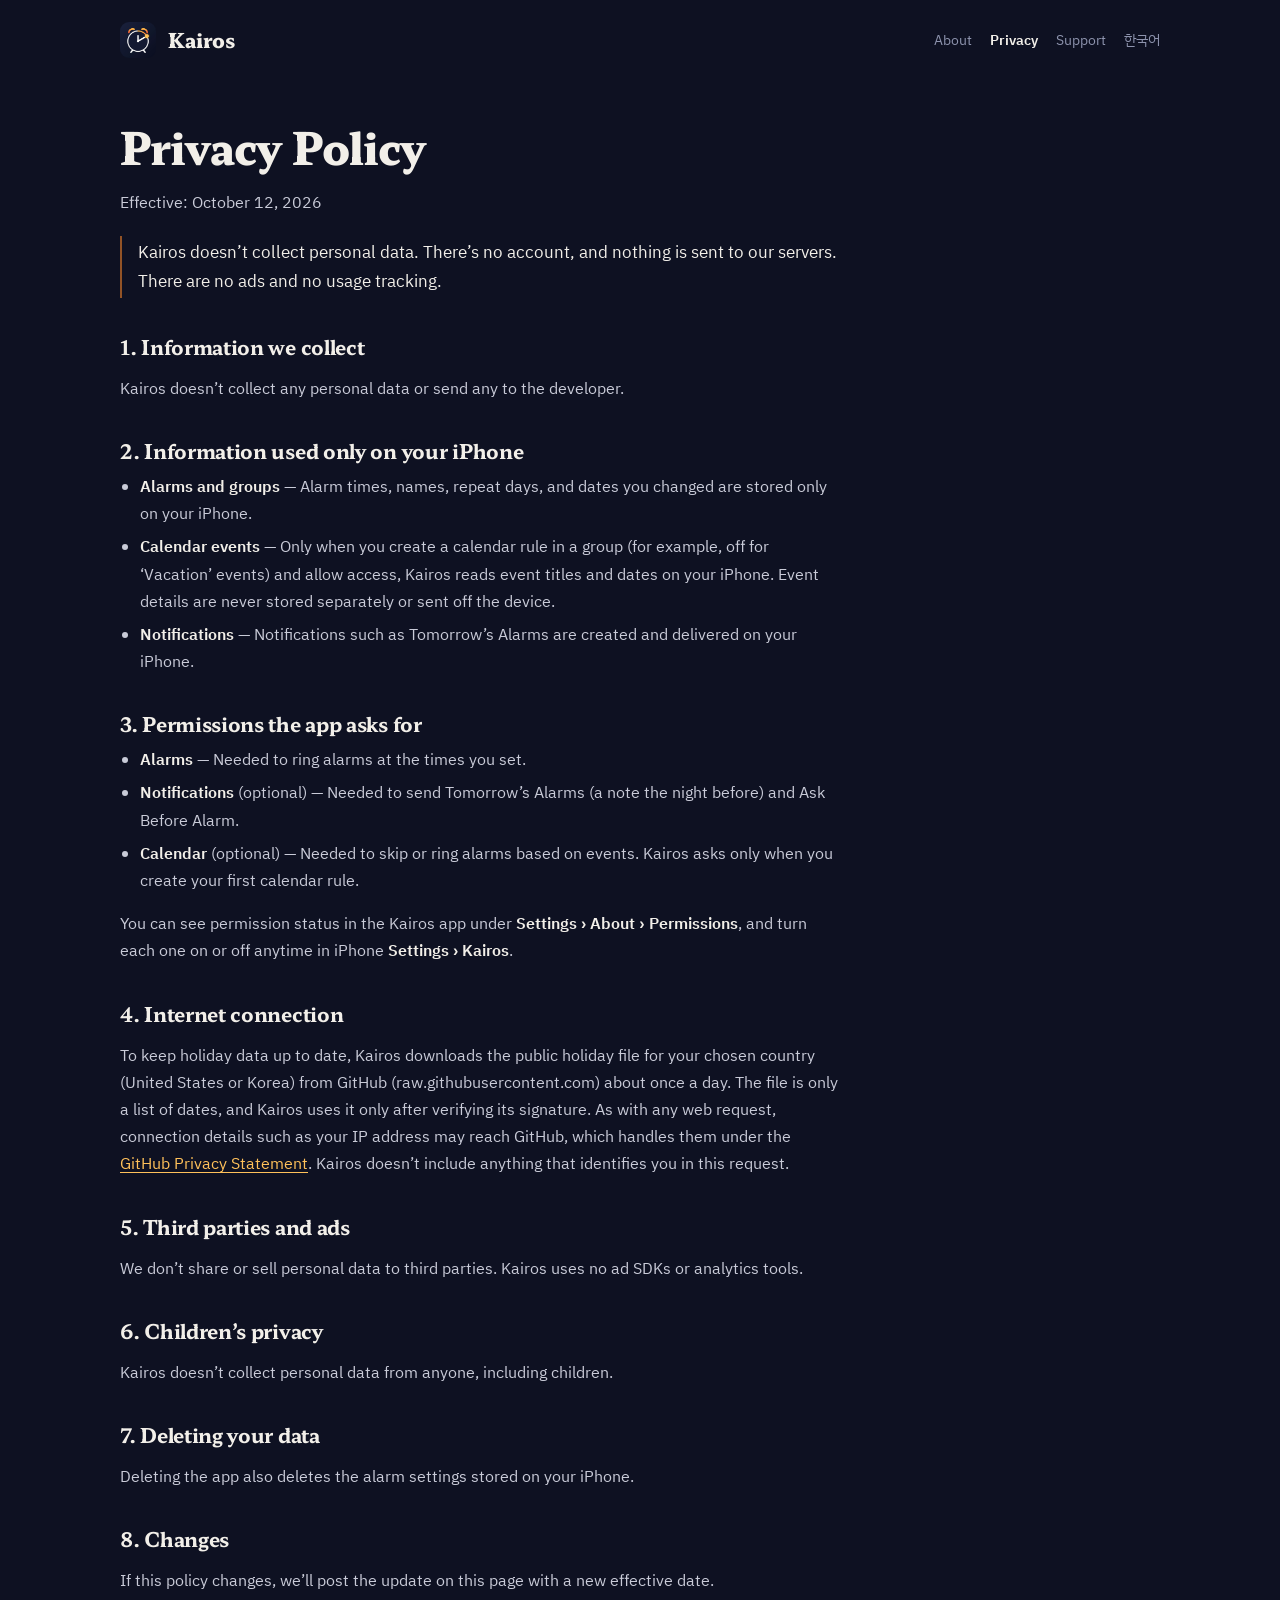
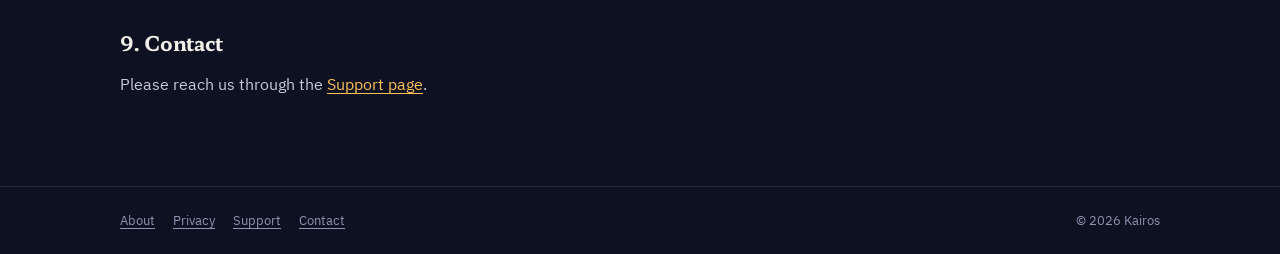
<file: privacy.html>
<!doctype html>
<html lang="ko">
<head>
<meta charset="utf-8">
<meta name="viewport" content="width=device-width, initial-scale=1, viewport-fit=cover">
<title data-en="Privacy Policy — Kairos">개인정보처리방침 — Kairos</title>
<meta name="description" data-en-content="Kairos doesn’t collect personal data. Your alarm settings and calendar events are used only on your iPhone." content="Kairos는 개인정보를 수집하지 않아요. 알람 설정과 캘린더 일정은 아이폰 안에서만 쓰여요.">
<meta name="theme-color" content="#141831">
<link rel="icon" href="icon.png">
<link rel="apple-touch-icon" href="icon.png">
<meta property="og:type" content="website">
<meta property="og:site_name" content="Kairos">
<meta property="og:locale" content="ko_KR">
<meta property="og:locale:alternate" content="en_US">
<meta property="og:url" content="https://kairos.vicals.com/privacy.html">
<meta property="og:title" data-en-content="Privacy Policy — Kairos" content="개인정보처리방침 — Kairos">
<meta property="og:description" data-en-content="Kairos doesn’t collect personal data. Your alarm settings and calendar events are used only on your iPhone." content="Kairos는 개인정보를 수집하지 않아요. 알람 설정과 캘린더 일정은 아이폰 안에서만 쓰여요.">
<meta property="og:image" content="https://kairos.vicals.com/og-image.png">
<meta property="og:image:width" content="1200">
<meta property="og:image:height" content="630">
<meta property="og:image:alt" content="Kairos 앱 아이콘과 '내 일정에 맞춰 알람이 알아서 켜지고 꺼져요'">
<meta name="twitter:card" content="summary_large_image">
<meta name="twitter:title" content="개인정보처리방침 — Kairos">
<meta name="twitter:description" content="Kairos는 개인정보를 수집하지 않아요. 알람 설정과 캘린더 일정은 아이폰 안에서만 쓰여요.">
<meta name="twitter:image" content="https://kairos.vicals.com/og-image.png">
<link rel="canonical" href="https://kairos.vicals.com/privacy.html">
<link rel="preconnect" href="https://fonts.googleapis.com">
<link rel="preconnect" href="https://fonts.gstatic.com" crossorigin>
<link href="https://fonts.googleapis.com/css2?family=Hahmlet:wght@500;700;800&family=IBM+Plex+Sans+KR:wght@400;500;600&display=swap" rel="stylesheet">
<link rel="stylesheet" href="style.css">
<script src="i18n.js"></script>
</head>
<body>
<div class="wrap">
  <header class="top">
    <a href="index.html" style="display:flex;align-items:center;gap:12px;color:inherit;text-decoration:none"><img src="icon.png" alt=""><span class="name">Kairos</span></a>
    <nav aria-label="페이지" data-en-aria-label="Pages">
      <a href="index.html" data-en="About">소개</a>
      <a href="privacy.html" aria-current="page" data-en="Privacy">개인정보처리방침</a>
      <a href="support.html" data-en="Support">지원</a>
      <a class="lang-switch" href="?lang=en" hreflang="en" lang="en">English</a>
    </nav>
  </header>
  <main class="doc">
  <div data-lang-block="ko">
    <h1>개인정보처리방침</h1>
  <p class="meta">시행일: 2026년 10월 12일</p>

  <div class="summary">
    <p>Kairos는 개인정보를 수집하지 않아요. 계정이 없고, 우리 서버로 아무것도 보내지 않아요. 광고나 사용 기록 분석(트래킹)도 하지 않아요.</p>
  </div>

  <h2>1. 수집하는 정보</h2>
  <p>Kairos가 수집하거나 개발자에게 보내는 개인정보는 없어요.</p>

  <h2>2. 아이폰 안에서만 쓰는 정보</h2>
  <ul>
    <li><b>알람과 그룹 설정</b> — 알람 시각, 이름, 알람 요일, 날짜별로 바꾼 날 등은 아이폰 안에만 저장돼요.</li>
    <li><b>캘린더 일정</b> — 그룹에 캘린더 규칙(예: '휴가' 일정엔 쉬기)을 만들었을 때만, 허용해 주신 경우에 한해 일정 제목과 날짜를 아이폰 안에서 읽어요. 일정 내용은 따로 저장하거나 기기 밖으로 보내지 않아요.</li>
    <li><b>알림</b> — 알람 안내 같은 알림은 아이폰 안에서 만들어 보내요.</li>
  </ul>

  <h2>3. 앱이 요청하는 권한</h2>
  <ul>
    <li><b>알람</b> — 정해 둔 시각에 알람을 울리려면 필요해요.</li>
    <li><b>알림</b>(선택) — 알람 안내(내일 알람을 전날 알려 주는 알림)와 알람 끌지 묻기를 보내려면 필요해요.</li>
    <li><b>캘린더</b>(선택) — 일정에 맞춰 알람을 쉬거나 울리려면 필요해요. 캘린더 규칙을 처음 만들 때만 물어요.</li>
  </ul>
  <p>권한 상태는 Kairos 앱의 <b>설정 › 정보 › 권한</b>에서 볼 수 있고, 언제든 아이폰 <b>설정 › Kairos</b>에서 끄거나 켤 수 있어요.</p>

  <h2>4. 인터넷 연결</h2>
  <p>공휴일 자료를 최신으로 유지하려고 하루에 한 번 정도 GitHub(raw.githubusercontent.com)에 공개된, 고른 국가(한국 또는 미국)의 공휴일 파일을 내려받아요. 이 파일은 날짜 목록일 뿐이고, 서명을 확인한 뒤에만 써요. 이때 일반적인 웹 요청처럼 IP 주소 같은 접속 정보가 GitHub에 전달될 수 있으며, 이는 <a href="https://docs.github.com/ko/site-policy/privacy-policies/github-general-privacy-statement" rel="noopener">GitHub 개인정보 처리방침</a>을 따라요. Kairos는 이 요청에 사용자를 알아볼 수 있는 정보를 담지 않아요.</p>

  <h2>5. 제3자 제공과 광고</h2>
  <p>개인정보를 제3자에게 제공하거나 판매하지 않아요. 광고 SDK와 분석 도구를 쓰지 않아요.</p>

  <h2>6. 어린이의 개인정보</h2>
  <p>Kairos는 어떤 사용자의 개인정보도 수집하지 않아요.</p>

  <h2>7. 데이터 지우기</h2>
  <p>앱을 지우면 아이폰에 저장된 알람 설정도 함께 지워져요.</p>

  <h2>8. 바뀌는 경우</h2>
  <p>이 방침이 바뀌면 이 페이지에 시행일과 함께 알려드려요.</p>

  <h2>9. 문의</h2>
  <p><a href="support.html">지원 페이지</a>에서 문의해 주세요.</p>
  </div>
  <div data-lang-block="en" lang="en" hidden>
    <h1>Privacy Policy</h1>
  <p class="meta">Effective: October 12, 2026</p>

  <div class="summary">
    <p>Kairos doesn’t collect personal data. There’s no account, and nothing is sent to our servers. There are no ads and no usage tracking.</p>
  </div>

  <h2>1. Information we collect</h2>
  <p>Kairos doesn’t collect any personal data or send any to the developer.</p>

  <h2>2. Information used only on your iPhone</h2>
  <ul>
    <li><b>Alarms and groups</b> — Alarm times, names, repeat days, and dates you changed are stored only on your iPhone.</li>
    <li><b>Calendar events</b> — Only when you create a calendar rule in a group (for example, off for ‘Vacation’ events) and allow access, Kairos reads event titles and dates on your iPhone. Event details are never stored separately or sent off the device.</li>
    <li><b>Notifications</b> — Notifications such as Tomorrow’s Alarms are created and delivered on your iPhone.</li>
  </ul>

  <h2>3. Permissions the app asks for</h2>
  <ul>
    <li><b>Alarms</b> — Needed to ring alarms at the times you set.</li>
    <li><b>Notifications</b> (optional) — Needed to send Tomorrow’s Alarms (a note the night before) and Ask Before Alarm.</li>
    <li><b>Calendar</b> (optional) — Needed to skip or ring alarms based on events. Kairos asks only when you create your first calendar rule.</li>
  </ul>
  <p>You can see permission status in the Kairos app under <b>Settings › About › Permissions</b>, and turn each one on or off anytime in iPhone <b>Settings › Kairos</b>.</p>

  <h2>4. Internet connection</h2>
  <p>To keep holiday data up to date, Kairos downloads the public holiday file for your chosen country (United States or Korea) from GitHub (raw.githubusercontent.com) about once a day. The file is only a list of dates, and Kairos uses it only after verifying its signature. As with any web request, connection details such as your IP address may reach GitHub, which handles them under the <a href="https://docs.github.com/en/site-policy/privacy-policies/github-general-privacy-statement" rel="noopener">GitHub Privacy Statement</a>. Kairos doesn’t include anything that identifies you in this request.</p>

  <h2>5. Third parties and ads</h2>
  <p>We don’t share or sell personal data to third parties. Kairos uses no ad SDKs or analytics tools.</p>

  <h2>6. Children’s privacy</h2>
  <p>Kairos doesn’t collect personal data from anyone, including children.</p>

  <h2>7. Deleting your data</h2>
  <p>Deleting the app also deletes the alarm settings stored on your iPhone.</p>

  <h2>8. Changes</h2>
  <p>If this policy changes, we’ll post the update on this page with a new effective date.</p>

  <h2>9. Contact</h2>
  <p>Please reach us through the <a href="support.html">Support page</a>.</p>
  </div>
  </main>
</div>
<footer>
  <div class="wrap">
    <a href="index.html" data-en="About">소개</a>
    <a href="privacy.html" data-en="Privacy">개인정보처리방침</a>
    <a href="support.html" data-en="Support">지원</a>
    <a href="https://github.com/woosublee/kairos/issues" data-en="Contact">문의</a>
    <span class="copy">© 2026 Kairos</span>
  </div>
</footer>
<script>KairosI18n.apply();</script>
</body>
</html>
</file>
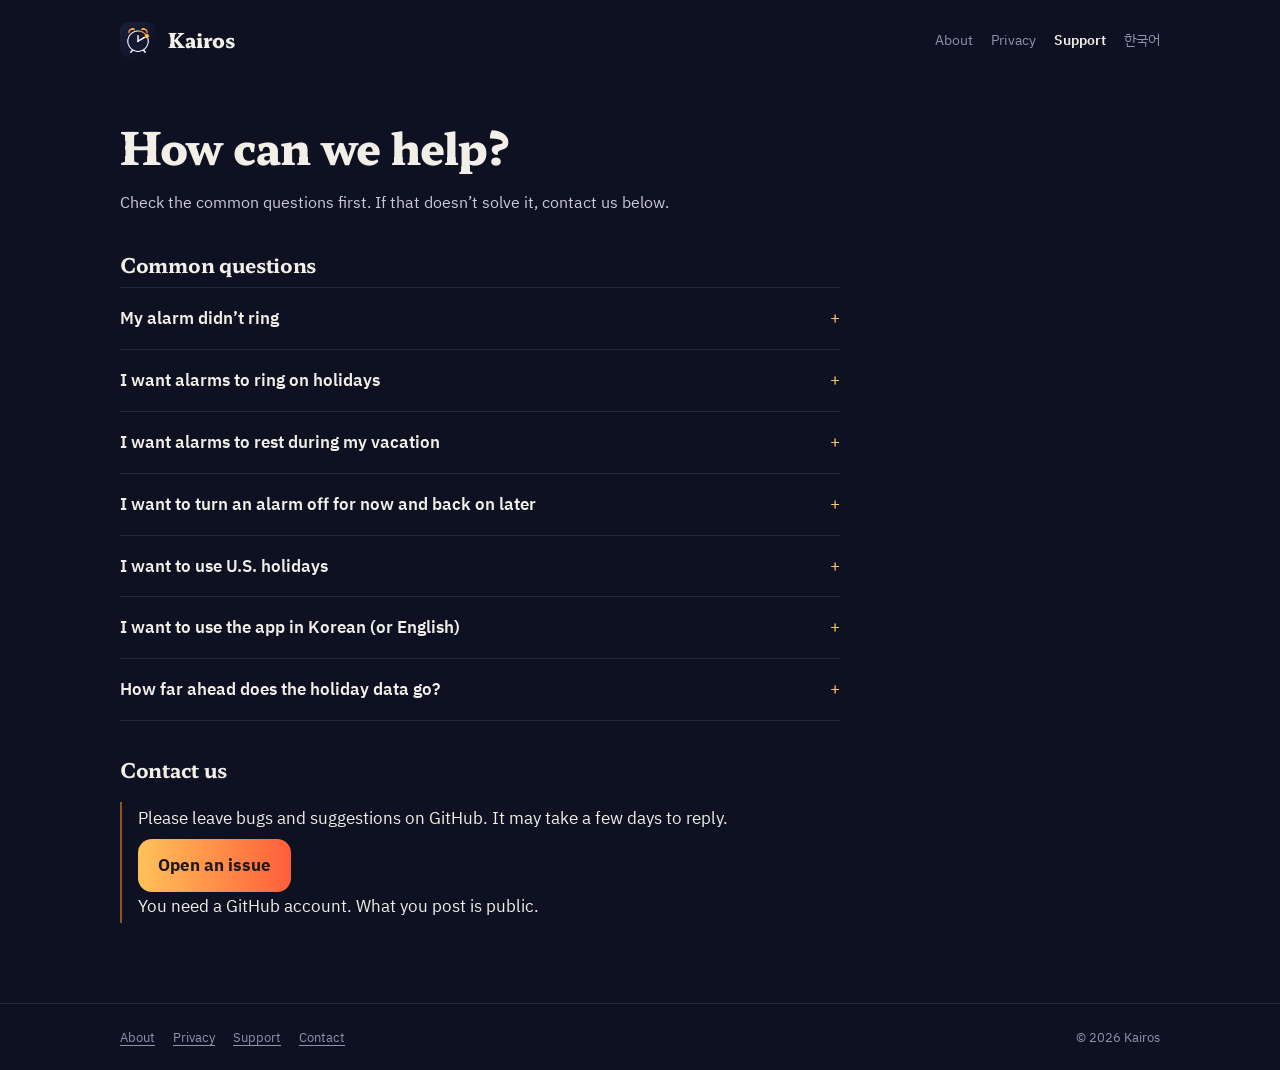
<file: support.html>
<!doctype html>
<html lang="ko">
<head>
<meta charset="utf-8">
<meta name="viewport" content="width=device-width, initial-scale=1, viewport-fit=cover">
<title data-en="Support — Kairos">지원 — Kairos</title>
<meta name="description" data-en-content="Common questions about Kairos and how to contact us." content="Kairos 사용 중 궁금한 점과 문의 방법을 안내해요.">
<meta name="theme-color" content="#141831">
<link rel="icon" href="icon.png">
<link rel="apple-touch-icon" href="icon.png">
<meta property="og:type" content="website">
<meta property="og:site_name" content="Kairos">
<meta property="og:locale" content="ko_KR">
<meta property="og:locale:alternate" content="en_US">
<meta property="og:url" content="https://kairos.vicals.com/support.html">
<meta property="og:title" data-en-content="Support — Kairos" content="지원 — Kairos">
<meta property="og:description" data-en-content="Common questions about Kairos and how to contact us." content="Kairos 사용 중 궁금한 점과 문의 방법을 안내해요.">
<meta property="og:image" content="https://kairos.vicals.com/og-image.png">
<meta property="og:image:width" content="1200">
<meta property="og:image:height" content="630">
<meta property="og:image:alt" content="Kairos 앱 아이콘과 '내 일정에 맞춰 알람이 알아서 켜지고 꺼져요'">
<meta name="twitter:card" content="summary_large_image">
<meta name="twitter:title" content="지원 — Kairos">
<meta name="twitter:description" content="Kairos 사용 중 궁금한 점과 문의 방법을 안내해요.">
<meta name="twitter:image" content="https://kairos.vicals.com/og-image.png">
<link rel="canonical" href="https://kairos.vicals.com/support.html">
<link rel="preconnect" href="https://fonts.googleapis.com">
<link rel="preconnect" href="https://fonts.gstatic.com" crossorigin>
<link href="https://fonts.googleapis.com/css2?family=Hahmlet:wght@500;700;800&family=IBM+Plex+Sans+KR:wght@400;500;600&display=swap" rel="stylesheet">
<link rel="stylesheet" href="style.css">
<script src="i18n.js"></script>
</head>
<body>
<div class="wrap">
  <header class="top">
    <a href="index.html" style="display:flex;align-items:center;gap:12px;color:inherit;text-decoration:none"><img src="icon.png" alt=""><span class="name">Kairos</span></a>
    <nav aria-label="페이지" data-en-aria-label="Pages">
      <a href="index.html" data-en="About">소개</a>
      <a href="privacy.html" data-en="Privacy">개인정보처리방침</a>
      <a href="support.html" aria-current="page" data-en="Support">지원</a>
      <a class="lang-switch" href="?lang=en" hreflang="en" lang="en">English</a>
    </nav>
  </header>
  <main class="doc">
  <div data-lang-block="ko">
    <h1>무엇을 도와드릴까요?</h1>
  <p>자주 묻는 질문을 먼저 확인해 보세요. 해결되지 않으면 아래로 문의해 주세요.</p>

  <h2>자주 묻는 질문</h2>
  <details>
    <summary>알람이 울리지 않아요</summary>
    <ul>
      <li>Kairos 앱의 <b>설정 › 정보 › 권한</b>에서 알람이 '허용됨'인지 확인해 주세요. 꺼져 있으면 설정 맨 위에 안내가 보이고, 누르면 아이폰 <b>설정 › Kairos</b>로 가요.</li>
      <li><b>알람</b> 탭 위쪽에 주황색 안내가 보이면 눌러서 확인해 주세요.</li>
      <li>그룹이 꺼져 있거나, 그날이 공휴일·휴가로 쉬는 날인지 <b>일정</b> 탭 달력에서 확인해 보세요.</li>
    </ul>
  </details>
  <details>
    <summary>공휴일에도 울리게 하고 싶어요</summary>
    <p>그룹 편집에서 <b>공휴일에는 쉬기</b>를 꺼 주세요. 끄면 고른 요일은 공휴일이어도 울려요. 특정 날만 바꾸려면 그룹 달력에서 그 날짜를 누르면 돼요.</p>
  </details>
  <details>
    <summary>휴가 일정에 맞춰 알람을 쉬게 하고 싶어요</summary>
    <p>그룹 편집 › <b>캘린더 일정</b> › <b>규칙 추가</b>에서 '휴가' 같은 키워드를 넣고 '쉬기'를 골라 주세요. 처음 한 번 캘린더 접근을 허용해야 해요. 일정을 새로 넣었다면 앱을 한 번 열어 주세요.</p>
  </details>
  <details>
    <summary>잠깐 알람을 끄고 나중에 다시 켜고 싶어요</summary>
    <p>알람이나 그룹을 끄면 바로 아래에 <b>다음 알람부터 켜기</b>가 생겨요. 누르면 다음 알람부터 알아서 다시 울려요. 며칠 쉬어야 하면 그룹 달력에서 그 날짜들을 눌러 쉬게 바꿔 주세요.</p>
  </details>
  <details>
    <summary>미국 공휴일로 바꾸고 싶어요</summary>
    <p><b>설정 › 공휴일 › 국가</b>에서 한국이나 미국을 골라 주세요. '공휴일에는 쉬기'를 켠 알람은 고른 나라의 공휴일에 쉬어요.</p>
  </details>
  <details>
    <summary>앱을 영어로 쓰고 싶어요</summary>
    <p>Kairos는 아이폰 언어를 따라요. 앱만 바꾸려면 <b>설정 › 화면 › 언어</b>에서 English를 골라 주세요. 앱을 다시 열면 바뀌어요.</p>
  </details>
  <details>
    <summary>공휴일 자료는 언제까지 있나요?</summary>
    <p><b>설정 › 공휴일 › 최종 업데이트</b>를 누르면 공휴일 자료가 어느 달까지 있는지와 업데이트 날짜를 볼 수 있어요. 새 공휴일이 정해지면 앱 업데이트 없이 자동으로 받아요.</p>
  </details>

  <h2>문의하기</h2>
  <div class="summary">
    <p>버그나 제안은 GitHub에 남겨 주세요. 답변까지 며칠 걸릴 수 있어요.</p>
    <p><a class="button" href="https://github.com/woosublee/kairos/issues/new" rel="noopener">문의 남기기</a></p>
    <p class="meta">GitHub 계정이 필요해요. 남긴 내용은 공개돼요.</p>
  </div>
  </div>
  <div data-lang-block="en" lang="en" hidden>
    <h1>How can we help?</h1>
  <p>Check the common questions first. If that doesn’t solve it, contact us below.</p>

  <h2>Common questions</h2>
  <details>
    <summary>My alarm didn’t ring</summary>
    <ul>
      <li>In the Kairos app, check that Alarms shows ‘Allowed’ in <b>Settings › About › Permissions</b>. If it’s off, a notice appears at the top of Settings; tap it to go to iPhone <b>Settings › Kairos</b>.</li>
      <li>If you see an orange notice at the top of the <b>Alarms</b> tab, tap it to check.</li>
      <li>Check whether the group is turned off, or whether that day is off for a holiday or vacation, on the <b>Schedule</b> tab calendar.</li>
    </ul>
  </details>
  <details>
    <summary>I want alarms to ring on holidays</summary>
    <p>Turn off <b>Skip Holidays</b> in the group editor. Then your repeat days ring even on holidays. To change just one day, tap that date on the group’s calendar.</p>
  </details>
  <details>
    <summary>I want alarms to rest during my vacation</summary>
    <p>In the group editor, go to <b>Calendar Events</b> › <b>Add Rule</b>, enter a keyword like ‘Vacation,’ and choose ‘Off.’ You’ll need to allow calendar access the first time. If you just added an event, open the app once.</p>
  </details>
  <details>
    <summary>I want to turn an alarm off for now and back on later</summary>
    <p>When you turn off an alarm or group, <b>Resume at Next Alarm</b> appears right below. Tap it and alarms ring again from the next one. To take several days off, tap those dates on the group’s calendar to turn them off.</p>
  </details>
  <details>
    <summary>I want to use U.S. holidays</summary>
    <p>Go to <b>Settings › Holidays › Country</b> and choose United States or Korea. Alarms with Skip Holidays on rest on that country’s holidays.</p>
  </details>
  <details>
    <summary>I want to use the app in Korean (or English)</summary>
    <p>Kairos follows your iPhone language. To change just the app, choose a language in <b>Settings › Display › Language</b>. It changes the next time you open the app.</p>
  </details>
  <details>
    <summary>How far ahead does the holiday data go?</summary>
    <p>Tap <b>Settings › Holidays › Last Updated</b> to see which month the holiday data covers through and when it was updated. When new holidays are announced, Kairos gets them automatically, without an app update.</p>
  </details>

  <h2>Contact us</h2>
  <div class="summary">
    <p>Please leave bugs and suggestions on GitHub. It may take a few days to reply.</p>
    <p><a class="button" href="https://github.com/woosublee/kairos/issues/new" rel="noopener">Open an issue</a></p>
    <p class="meta">You need a GitHub account. What you post is public.</p>
  </div>
  </div>
  </main>
</div>
<footer>
  <div class="wrap">
    <a href="index.html" data-en="About">소개</a>
    <a href="privacy.html" data-en="Privacy">개인정보처리방침</a>
    <a href="support.html" data-en="Support">지원</a>
    <a href="https://github.com/woosublee/kairos/issues" data-en="Contact">문의</a>
    <span class="copy">© 2026 Kairos</span>
  </div>
</footer>
<script>KairosI18n.apply();</script>
</body>
</html>
</file>
<file: style.css>
:root {
  --night: #141831;
  --deep: #0E1122;
  --ember: #FF8A2A;
  --gold: #FFC15A;
  --paper: #F2EFE9;
  --mist: #8E94AE;
  --line: rgba(242, 239, 233, 0.10);
  --cell: rgba(242, 239, 233, 0.04);
  --display: "Hahmlet", "Apple SD Gothic Neo", serif;
  --text: "IBM Plex Sans KR", -apple-system, "Apple SD Gothic Neo", sans-serif;
}
* { box-sizing: border-box; }
html { background: var(--deep); -webkit-text-size-adjust: 100%; overflow-x: clip; }
body {
  margin: 0; min-height: 100vh; min-height: 100dvh; display: flex; flex-direction: column;
  background: radial-gradient(1200px 700px at 85% -10%, #252c52 0%, rgba(37,44,82,0) 60%), linear-gradient(180deg, var(--night) 0%, var(--deep) 900px) no-repeat, var(--deep);
  color: var(--paper); font-family: var(--text); line-height: 1.7; word-break: keep-all;
}
a { color: var(--gold); text-underline-offset: 3px; }
a:focus-visible, button:focus-visible { outline: 2px solid var(--gold); outline-offset: 3px; border-radius: 6px; }
.wrap { width: 100%; max-width: 1080px; margin: 0 auto; padding: 0 20px; }

.top { display: flex; align-items: center; gap: 12px; padding: 22px 0; }
.top img { width: 36px; height: 36px; border-radius: 9px; }
.top .name { font-family: var(--display); font-weight: 800; font-size: 20px; letter-spacing: -0.3px; }
.top nav { margin-left: auto; display: flex; gap: 18px; font-size: 14px; }
.top nav a { color: var(--mist); text-decoration: none; }
.top nav a:hover { color: var(--paper); }

/* hero */
.hero { display: grid; grid-template-columns: minmax(0, 1fr); gap: 40px; padding: 36px 0 72px; align-items: center; }
@media (min-width: 900px) { .hero { grid-template-columns: minmax(0, 1.02fr) minmax(0, 1fr); gap: 56px; padding: 56px 0 96px; } }
.hero h1 {
  font-family: var(--display); font-weight: 800; letter-spacing: -1.5px; line-height: 1.12;
  /* 두 줄(각 12자 안팎)이 화면 폭에 맞게 줄어든다. 넓은 화면에서는 왼쪽 칸 폭에 맞춘다. */
  font-size: clamp(28px, calc((100vw - 48px) / 8.8), 64px); margin: 0 0 22px;
}
@media (min-width: 900px) { .hero h1 { font-size: clamp(40px, 4vw, 54px); } }
.hero p { font-size: 18px; color: #C9CBD8; max-width: 30em; margin: 0 0 28px; }
.store-badge { display: inline-block; line-height: 0; border-radius: 10px; transition: transform .2s ease, opacity .2s ease; }
.store-badge:hover { transform: translateY(-1px); opacity: .9; }
.store-badge:focus-visible { outline: 2px solid var(--gold); outline-offset: 3px; }
.store-badge img { height: 48px; width: auto; }
.get { padding: 96px 0 104px; text-align: center; }
.get .get-icon { border-radius: 22%; box-shadow: 0 18px 50px rgba(0,0,0,.45); margin: 0 auto 22px; display: block; }
.get h2 { margin: 0 0 8px; }
.get p { margin: 0 0 26px; color: var(--mist); font-size: 15px; }
.get .store-badge img { height: 52px; }

/* calendar demo — the one loud thing on the page */
.demo {
  background: linear-gradient(180deg, rgba(242,239,233,.05), rgba(242,239,233,.02));
  border: 1px solid var(--line); border-radius: 28px; padding: 22px 20px 20px;
  box-shadow: 0 30px 80px rgba(0,0,0,.35);
}
.demo-head { display: flex; align-items: baseline; justify-content: space-between; margin-bottom: 14px; }
.demo-head .month { font-family: var(--display); font-weight: 700; font-size: 22px; letter-spacing: -0.4px; }
.demo-head .count { font-size: 15px; color: var(--gold); font-weight: 600; font-variant-numeric: tabular-nums; }
.grid { display: grid; grid-template-columns: repeat(7, minmax(0, 1fr)); gap: 6px; }
.dow { text-align: center; font-size: 12px; color: var(--mist); padding-bottom: 4px; }
.dow.sun { color: #F0857A; }
.day {
  position: relative; aspect-ratio: 1 / 1; border: 0; border-radius: 12px; cursor: pointer;
  background: var(--cell); color: #5E6482; font: 500 15px/1 var(--text); font-variant-numeric: tabular-nums;
  display: flex; align-items: center; justify-content: center;
  transition: background-color .25s ease, color .25s ease, box-shadow .25s ease;
}
.day.empty { visibility: hidden; cursor: default; }
.day.ring { background: linear-gradient(160deg, rgba(255,193,90,.30), rgba(255,94,58,.22)); color: #FFF3E2; box-shadow: inset 0 0 0 1px rgba(255,193,90,.35); }
.day.holiday { color: #F0857A; }
.day.ring.holiday { color: #FFD0C8; }
.day.changed::after { content: ""; position: absolute; bottom: 7px; left: 50%; width: 5px; height: 5px; margin-left: -2.5px; border-radius: 50%; background: var(--gold); box-shadow: 0 0 6px rgba(255,193,90,.9); }
.day.today { box-shadow: inset 0 0 0 1.5px var(--gold); }
.day.event { box-shadow: inset 0 0 0 1.5px rgba(140,140,255,.75); }
.day.event.today { box-shadow: inset 0 0 0 1.5px var(--gold), 0 0 0 1.5px rgba(140,140,255,.75); }
.demo-foot { display: flex; align-items: center; justify-content: space-between; gap: 12px; margin-top: 16px; flex-wrap: wrap; }
.switch { display: inline-flex; align-items: center; gap: 10px; font-size: 14px; color: #C9CBD8; background: none; border: 0; padding: 0; cursor: pointer; font-family: var(--text); }
.switch .track { width: 42px; height: 26px; border-radius: 13px; background: #2C3150; position: relative; transition: background .25s ease; }
.switch .track::after { content: ""; position: absolute; top: 3px; left: 3px; width: 20px; height: 20px; border-radius: 50%; background: #D6D8E3; transition: transform .25s ease, background .25s ease; }
.switch[aria-checked="true"] .track { background: linear-gradient(90deg, var(--gold), #FF5E3A); }
.switch[aria-checked="true"] .track::after { transform: translateX(16px); background: #fff; }
.legend { display: flex; gap: 12px; font-size: 12px; color: var(--mist); flex-wrap: wrap; }
.legend span { display: inline-flex; align-items: center; gap: 6px; }
.legend i { width: 10px; height: 10px; border-radius: 3px; display: inline-block; }
.hero .hint { margin: 18px 0 0; font-size: 13px; line-height: 1.7; color: var(--mist); max-width: none; text-align: center; }

@media (prefers-reduced-motion: no-preference) {
  .day.ring.intro { animation: glow .5s ease both; animation-delay: calc(var(--i) * 28ms); }
  @keyframes glow { from { background: var(--cell); box-shadow: none; color: #5E6482; } }
}

/* steps — a real sequence, so it is numbered */
section { padding: 64px 0; border-top: 1px solid var(--line); }
h2 { font-family: var(--display); font-weight: 700; font-size: clamp(26px, 3.4vw, 34px); letter-spacing: -0.8px; line-height: 1.25; margin: 0 0 28px; }
.steps { list-style: none; margin: 0; padding: 0; display: grid; gap: 28px; counter-reset: step; }
@media (min-width: 760px) { .steps { grid-template-columns: repeat(3, 1fr); gap: 36px; } }
.steps li { counter-increment: step; }
.steps li::before { content: counter(step); display: block; font-family: var(--display); font-weight: 800; font-size: 40px; line-height: 1; color: var(--ember); margin-bottom: 12px; }
.steps h3 { font-size: 18px; font-weight: 600; margin: 0 0 6px; }
.steps p { margin: 0; color: #B9BCCB; font-size: 15.5px; text-wrap: pretty; }

.privacy p { font-size: 18px; color: #C9CBD8; max-width: 36em; margin: 0 0 10px; }

footer { margin-top: auto; border-top: 1px solid var(--line); padding: 22px 0 calc(22px + env(safe-area-inset-bottom)); font-size: 13px; color: var(--mist); }
footer .wrap { display: flex; gap: 18px; flex-wrap: wrap; }
footer a { color: var(--mist); }
footer a:hover { color: var(--paper); }
footer .copy { margin-left: auto; }

/* 하위 페이지(개인정보처리방침·지원): 헤더·푸터·폭은 홈과 같고, 본문만 읽기 좋은 폭으로 둔다. */
.doc { max-width: 720px; padding: 40px 0 72px; }
.doc h1 { font-family: var(--display); font-weight: 800; font-size: clamp(32px, 5vw, 44px); letter-spacing: -1px; line-height: 1.2; margin: 0 0 10px; }
.doc h2 { font-size: 20px; margin: 36px 0 10px; letter-spacing: -0.3px; }
.doc p, .doc li { color: #C9CBD8; font-size: 16px; }
.doc ul { padding-left: 20px; margin: 0 0 12px; }
.doc li { margin: 6px 0; }
.doc b { color: var(--paper); font-weight: 600; }
.meta { font-size: 13px; color: var(--mist); margin-bottom: 20px; }
.summary { border-left: 2px solid rgba(255,138,42,.55); padding: 2px 0 2px 16px; margin: 20px 0 8px; }
.summary p { color: var(--paper); font-size: 17px; margin: 0; }
details { border-top: 1px solid var(--line); padding: 16px 0; }
details:last-of-type { border-bottom: 1px solid var(--line); }
summary { cursor: pointer; font-weight: 600; font-size: 17px; list-style: none; display: flex; justify-content: space-between; gap: 12px; }
summary::-webkit-details-marker { display: none; }
summary::after { content: "+"; color: var(--gold); font-weight: 400; }
details[open] summary::after { content: "−"; }
details p, details ul { margin-top: 10px; }
.button { display: inline-block; margin-top: 6px; padding: 12px 20px; border-radius: 14px; font-weight: 700; text-decoration: none;
  background: linear-gradient(90deg, var(--gold), #FF5E3A); color: #1B1B1F; }
.button:hover { opacity: .92; }
.top nav a[aria-current="page"] { color: var(--paper); font-weight: 600; }

/* 화면으로 보기: 휴대폰은 고정하고 설명을 스크롤하면 화면이 바뀐다(Apple 제품 페이지 방식) */
.tour-grid { position: relative; display: grid; }
.tour-stage { position: sticky; top: 64px; height: calc(100svh - 80px); display: flex; flex-direction: column; align-items: center; justify-content: flex-start; padding-top: 12px; z-index: 0; }
.device { position: relative; height: min(56svh, 520px); aspect-ratio: 660 / 1435; border-radius: 13% / 6%; padding: 2.4%; background: linear-gradient(160deg, #262b45, #0b0d18); box-shadow: 0 0 0 1px rgba(242,239,233,.14), 0 40px 80px rgba(0,0,0,.55), 0 0 120px rgba(255,138,42,.14); }
.device img { position: absolute; inset: 2.4%; width: 95.2%; height: 95.2%; border-radius: 11% / 5%; object-fit: cover; opacity: 0; transform: scale(.985); transition: opacity .55s ease, transform .7s cubic-bezier(.2,.7,.2,1); }
.device img.on { opacity: 1; transform: none; }
.dots { display: flex; gap: 8px; margin-top: 18px; }
.dots i { width: 6px; height: 6px; border-radius: 3px; background: rgba(242,239,233,.22); transition: width .4s ease, background .4s ease; }
.dots i.on { width: 20px; background: var(--ember); }
.tour-steps { position: relative; z-index: 1; margin-top: calc(-100svh + 80px); }
.step { min-height: 92svh; display: flex; align-items: flex-end; padding-bottom: 6svh; }
.step:first-child { margin-top: 0; }
.step .card { width: 100%; padding: 18px 20px; border-radius: 20px; background: rgba(14,17,34,.82); backdrop-filter: blur(14px); -webkit-backdrop-filter: blur(14px); border: 1px solid var(--line); opacity: .35; transform: translateY(10px); transition: opacity .5s ease, transform .5s ease; }
.step.on .card { opacity: 1; transform: none; }
.step .num { display: block; font-family: var(--display); font-weight: 800; font-size: 15px; color: var(--ember); margin-bottom: 6px; }
.step h3 { font-family: var(--display); font-weight: 800; font-size: clamp(22px, 5.6vw, 34px); letter-spacing: -0.6px; line-height: 1.25; margin: 0 0 8px; }
.step p { margin: 0; color: #C9CBD8; font-size: 15.5px; text-wrap: pretty; }
@media (min-width: 900px) {
  .tour-grid { grid-template-columns: 1fr 1fr; gap: 64px; }
  .tour-stage { top: 0; height: 100vh; justify-content: center; padding-top: 0; }
  .device { height: min(70vh, 640px); }
  .tour-steps { margin-top: 0; }
  .step { min-height: 100vh; align-items: center; padding-bottom: 0; }
  .step .card { background: none; backdrop-filter: none; -webkit-backdrop-filter: none; border: 0; padding: 0; }
  .step p { font-size: 17.5px; }
}
@media (prefers-reduced-motion: reduce) {
  .device img, .step .card, .dots i { transition: none; }
}

/* 캘린더 규칙 칩(맨 위 데모) */
.rules { display: flex; flex-wrap: wrap; align-items: center; gap: 8px; margin-top: 16px; padding-top: 16px; border-top: 1px solid var(--line); }
.rules-label { font-size: 13px; color: var(--mist); margin-right: 4px; }
.chip { font: 500 13.5px/1 var(--text); color: #C9CBD8; background: rgba(242,239,233,.05); border: 1px solid rgba(140,140,255,.45); border-radius: 999px; padding: 9px 13px; cursor: pointer; transition: background .25s ease, color .25s ease, border-color .25s ease; }
.chip:hover { background: rgba(140,140,255,.12); }
.chip[aria-pressed="true"] { background: rgba(140,140,255,.9); border-color: transparent; color: #0E1122; }

/* 투어 여백: 섹션 위아래와 단계 사이를 줄인다 */
section.tour { padding-bottom: 0; }
.tour .step { min-height: 72svh; }
@media (min-width: 900px) {
  /* 휴대폰은 화면 세로 가운데에 고정한다 */
  .tour-stage { top: 0; height: 100vh; justify-content: center; padding-top: 0; }
  .device { height: min(70vh, 620px); }
  .tour .step { min-height: 64vh; }
  .tour .step:last-child { min-height: 52vh; }
  /* 휴대폰이 고정될 때 1번이 화면 가운데에 오도록 앞에 여백을 둔다 */
  .tour-steps { padding-top: 22vh; }
}

/* 전날 밤 알림 미리보기 */
.brief { display: grid; gap: 32px; align-items: center; }
.brief h2 { margin-bottom: 10px; }
.brief-copy p { margin: 0 0 22px; color: #C9CBD8; font-size: 16.5px; }
.tabs { display: flex; flex-wrap: wrap; gap: 8px; }
.tabs button { font: 500 14px/1 var(--text); color: #C9CBD8; background: rgba(242,239,233,.05); border: 1px solid var(--line); border-radius: 999px; padding: 10px 15px; cursor: pointer; transition: background .25s ease, color .25s ease; }
.tabs button[aria-selected="true"] { background: var(--paper); color: var(--deep); border-color: transparent; }
.lock { position: relative; border-radius: 32px; padding: 34px 18px 26px; text-align: center; overflow: hidden;
  background: radial-gradient(120% 80% at 50% 0%, #2B3366 0%, #141831 55%, #0B0D1C 100%); border: 1px solid var(--line); box-shadow: 0 30px 70px rgba(0,0,0,.45); }
.lock-time { font-family: var(--display); font-weight: 700; font-size: 72px; line-height: 1; letter-spacing: -2px; color: #F7F4EE; }
.lock-date { margin: 8px 0 26px; font-size: 15px; color: rgba(242,239,233,.75); }
.noti { display: flex; gap: 12px; align-items: flex-start; text-align: left; padding: 13px 14px; border-radius: 22px; background: rgba(242,239,233,.13); backdrop-filter: blur(18px); -webkit-backdrop-filter: blur(18px); }
.noti img { width: 38px; height: 38px; border-radius: 9px; flex: none; }
.noti-text { flex: 1; min-width: 0; }
.noti-head { display: flex; justify-content: space-between; font-size: 14px; color: #F7F4EE; }
.noti-head span { color: rgba(242,239,233,.6); font-size: 13px; }
.noti-sub { margin-top: 2px; font-size: 14.5px; font-weight: 600; color: #F7F4EE; }
.noti-body { margin-top: 1px; font-size: 14.5px; color: rgba(247,244,238,.92); line-height: 1.45; }
.noti.in { animation: noti-in .45s cubic-bezier(.2,.8,.2,1); }
@keyframes noti-in { from { opacity: 0; transform: translateY(-10px) scale(.98); } to { opacity: 1; transform: none; } }
@media (min-width: 900px) {
  .brief { grid-template-columns: 1fr 1fr; gap: 64px; }
  .lock { max-width: 420px; justify-self: center; width: 100%; }
}
@media (prefers-reduced-motion: reduce) { .noti.in { animation: none; } }

/* 기능 카드 세 개는 넓은 화면에서 한 줄로 */

/* ── 움직임(.motion은 애니메이션 줄이기를 켜지 않았을 때만 붙는다) ── */
.motion .reveal { opacity: 0; transform: translateY(26px); transition: opacity .8s ease, transform .9s cubic-bezier(.2,.7,.2,1); transition-delay: var(--d, 0s); }
.motion .reveal.in { opacity: 1; transform: none; }
.motion h2.words { opacity: 1; transform: none; }
.motion h2.words .w { display: inline-block; opacity: 0; transform: translateY(.45em); transition: opacity .6s ease, transform .7s cubic-bezier(.2,.7,.2,1); transition-delay: calc(var(--i) * 70ms); }
.motion h2.words.in .w { opacity: 1; transform: none; }
.motion .demo.reveal.in { transform: translateY(var(--py, 0px)); transition: opacity .8s ease .15s, transform .2s linear; }
.motion .hero p.reveal { transition-delay: .12s; }
.motion .hero-copy .store-badge.reveal { transition-delay: .22s; }
.chip.nudge { animation: nudge 1.6s ease-in-out var(--d, 0s) 2; }
@keyframes nudge { 0%, 100% { box-shadow: 0 0 0 0 rgba(140,140,255,0); } 50% { box-shadow: 0 0 0 6px rgba(140,140,255,.25); border-color: rgba(140,140,255,.9); } }

/* 개인정보: 큰 문장을 스크롤만큼 단어별로 밝힌다 */
.privacy .statement { font-family: var(--display); font-weight: 700; font-size: clamp(18px, 4.6vw, 36px); line-height: 1.3; letter-spacing: -0.8px; color: var(--paper); max-width: 22em; margin: 0 0 22px; }
.motion .privacy .statement span { color: rgba(242,239,233,.18); transition: color .35s ease; }
.motion .privacy .statement span.lit { color: var(--paper); }

/* ── 스크롤 장면: 섹션은 화면에 고정되고 스크롤만큼 단계가 진행된다 ── */
.scene { position: relative; }
.scene > .sticky { position: sticky; top: 0; min-height: 100svh; display: flex; align-items: center; }
.scene > .sticky > * { width: 100%; }
.hero-scene { height: calc(100svh + 4 * 45svh); }
.brief-scene { height: calc(100svh + 4 * 40svh); border-top: 1px solid var(--line); padding: 0; }
.privacy-scene { height: calc(100svh + 70svh); padding: 0; }
.hero-scene .hero { padding: 24px 0; }
@media (min-width: 900px) { .hero-scene .hero { padding: 0; } }

/* 맨 위 문장 줄: 스크롤만큼 밝아진다 */
.story { list-style: none; margin: 0 0 26px; padding: 0; display: grid; gap: 6px; }
.story li { font-size: clamp(17px, 2vw, 21px); font-weight: 600; color: rgba(242,239,233,.22); transition: color .4s ease, transform .4s ease; padding-left: 16px; position: relative; }
.story li::before { content: ""; position: absolute; left: 0; top: .55em; width: 6px; height: 6px; border-radius: 50%; background: rgba(242,239,233,.2); transition: background .4s ease, box-shadow .4s ease; }
.story li.on { color: rgba(242,239,233,.7); }
.story li.now { color: var(--paper); }
.story li.now::before { background: var(--ember); box-shadow: 0 0 10px rgba(255,138,42,.8); }
@media (max-width: 899px) {
  .hero-scene .hero { gap: 18px; }
  .hero-scene h1 { margin-bottom: 14px; }
  .story { margin-bottom: 0; gap: 3px; }
  .story li { font-size: 15px; }
  .hero-scene .store-badge img { height: 40px; }
  .hero-scene .demo { padding: 14px 14px 12px; }
  .hero-scene .grid { gap: 4px; }
  .hero-scene .hint { display: none; }
}

/* 이렇게 써요: 5번이 가운데까지 올라온 뒤에 휴대폰이 풀린다 */
.tour .step:last-child { min-height: 64vh; }
.tour-steps { padding-bottom: 30vh; }
@media (max-width: 899px) { .tour-steps { padding-bottom: 20svh; } }

/* 기능 카드: 스크롤만큼 한 장씩 올라온다 */

/* 개인정보 */
.privacy-scene .statement span { color: rgba(242,239,233,.18); transition: color .3s ease; }
.privacy-scene .statement span.lit { color: var(--paper); }

/* 잠금 화면 배경은 알림 문구가 두 줄이 되어도 크기가 변하지 않게 고정한다 */
.lock { min-height: 300px; box-sizing: border-box; }

/* ── 1. 밤에서 새벽으로: 화면 뒤에 고정된 하늘. --t(0→1)는 스크롤 진행 ── */
html, body { background: var(--deep); }
body { background: transparent !important; }
.sky { position: fixed; inset: 0; z-index: -1; pointer-events: none;
  background:
    radial-gradient(1200px 700px at 85% -10%, rgba(52,62,120,calc(.55 - var(--t,0) * .35)), transparent 60%),
    linear-gradient(180deg,
      color-mix(in oklab, #0E1122, #22183A calc(var(--t,0) * 100%)) 0%,
      color-mix(in oklab, #141831, #3A2340 calc(var(--t,0) * 100%)) 60%,
      color-mix(in oklab, #0E1122, #5A2E3A calc(var(--t,0) * 100%)) 100%); }
.sky .stars { position: absolute; inset: 0; opacity: calc(1 - var(--t,0) * 1.4);
  background-image:
    radial-gradient(1.2px 1.2px at 12% 18%, rgba(255,255,255,.8), transparent 60%),
    radial-gradient(1px 1px at 28% 42%, rgba(255,255,255,.6), transparent 60%),
    radial-gradient(1.4px 1.4px at 46% 12%, rgba(255,255,255,.75), transparent 60%),
    radial-gradient(1px 1px at 63% 33%, rgba(255,255,255,.55), transparent 60%),
    radial-gradient(1.2px 1.2px at 78% 22%, rgba(255,255,255,.7), transparent 60%),
    radial-gradient(1px 1px at 88% 48%, rgba(255,255,255,.5), transparent 60%),
    radial-gradient(1.3px 1.3px at 8% 66%, rgba(255,255,255,.55), transparent 60%),
    radial-gradient(1px 1px at 36% 74%, rgba(255,255,255,.45), transparent 60%),
    radial-gradient(1.2px 1.2px at 57% 61%, rgba(255,255,255,.5), transparent 60%),
    radial-gradient(1px 1px at 93% 80%, rgba(255,255,255,.45), transparent 60%);
  background-size: 640px 640px; }
.sky .dawn { position: absolute; left: -10%; right: -10%; bottom: -30vh; height: 80vh; opacity: calc(var(--t,0) * 1.1 - .1);
  background: radial-gradient(60% 60% at 50% 100%, rgba(255,150,70,.55), rgba(255,94,58,.18) 45%, transparent 75%); }
@media (prefers-reduced-motion: reduce) { .sky .stars, .sky .dawn { transition: none; } }

/* ── 2. 실제 아이폰 모양 틀: 측면 버튼, 다이내믹 아일랜드, 빛 반사 ── */
.device { background: linear-gradient(145deg, #4A4F66 0%, #1C1F2E 18%, #0B0D16 55%, #2A2E42 100%);
  box-shadow: 0 0 0 1px rgba(255,255,255,.10), inset 0 0 0 1.5px rgba(255,255,255,.08), 0 50px 100px rgba(0,0,0,.6), 0 0 140px rgba(255,138,42,.16); }
.device::before, .device::after { content: ""; position: absolute; width: 3px; border-radius: 2px; background: linear-gradient(90deg, #3B4056, #20232F); }
.device::before { left: -3px; top: 17%; height: 5%; box-shadow: 0 calc(var(--dh, 520px) * .085) 0 0 #2C3042, 0 calc(var(--dh, 520px) * .17) 0 0 #2C3042; }
.device::after { right: -3px; top: 25%; height: 9%; }
.island { position: absolute; z-index: 3; top: 3.6%; left: 50%; width: 29%; height: 3.4%; transform: translateX(-50%); border-radius: 999px; background: #000; box-shadow: 0 0 0 1px rgba(255,255,255,.03); }
.device img { z-index: 1; }

/* ── 4. 장면별 큰 문장 ── */
.step h3 { font-size: clamp(26px, 6.6vw, 38px); }
@media (min-width: 900px) { .step h3 { font-size: clamp(34px, 3.8vw, 54px); line-height: 1.15; } .step p { font-size: 18.5px; } }

/* 휴대폰 화면의 "이렇게 써요": 휴대폰과 설명을 함께 위쪽에 고정하고, 스크롤용 단계는 보이지 않게 둔다 */
.tour .caption { display: none; }
@media (max-width: 899px) {
  .tour-stage { top: 0; height: 100svh; padding-top: 64px; justify-content: flex-start; }
  .device { height: min(50svh, 460px); }
  .tour .caption { display: block; width: 100%; max-width: 420px; margin-top: 20px; min-height: 7.5em; text-align: center; }
  .tour .caption .num { display: block; font-family: var(--display); font-weight: 800; font-size: 14px; color: var(--ember); margin-bottom: 4px; }
  .tour .caption h3 { font-family: var(--display); font-weight: 800; font-size: clamp(22px, 6.2vw, 28px); letter-spacing: -0.5px; line-height: 1.25; margin: 0 0 6px; }
  .tour .caption p { margin: 0; color: #C9CBD8; font-size: 15px; text-wrap: balance; }
  .tour .caption.in { animation: cap-in .45s cubic-bezier(.2,.8,.2,1); }
  .dots { order: -1; margin: 0 0 12px; }
  .tour .step .card { visibility: hidden; }
  .tour .step { min-height: 70svh; }
}
@keyframes cap-in { from { opacity: 0; transform: translateY(8px); } to { opacity: 1; transform: none; } }
@media (prefers-reduced-motion: reduce) { .tour .caption.in { animation: none; } }

/* 알람 끌지 묻기: 스크롤하면 알림을 길게 누르고, 아래에 버튼 메뉴가 나온다 */
.wake-scene { height: calc(100svh + 3 * 75svh); border-top: 1px solid var(--line); padding: 0; }
.wake-note { font-size: 14px !important; color: var(--mist) !important; }
.wake-scene .lock { min-height: 360px; }
.wake-scene .lock-time, .wake-scene .lock-date { transition: opacity .35s ease, filter .35s ease; }
.wake-scene .noti { transition: transform .35s cubic-bezier(.2,.8,.2,1); transform-origin: 50% 50%; }
.wake-scene .lock.press .noti { transform: scale(1.03); }
.wake-scene .lock.press .lock-time, .wake-scene .lock.press .lock-date { opacity: .25; filter: blur(3px); }
.noti-actions { margin-top: 8px; width: min(250px, 72%); display: grid; border-radius: 14px; overflow: hidden; text-align: left;
  background: rgba(40,42,58,.78); backdrop-filter: blur(18px); -webkit-backdrop-filter: blur(18px);
  opacity: 0; transform: translateY(-8px) scale(.94); transform-origin: 20% 0; transition: opacity .3s ease, transform .35s cubic-bezier(.2,.8,.2,1); }
.wake-scene .lock.menu .noti-actions { opacity: 1; transform: none; }
.noti-actions span { padding: 11px 15px; font-size: 15px; color: #F7F4EE; }
.noti-actions span + span { border-top: 1px solid rgba(242,239,233,.12); }
@media (prefers-reduced-motion: reduce) { .wake-scene .noti, .noti-actions { transition: none; } }

/* 언어: 영어는 바꿔 끼우기 전에 한국어가 보이지 않게 숨긴다(i18n.js). */
html.i18n-pending body { visibility: hidden; }
html[lang="en"] [data-lang-block="ko"] { display: none; }
.lang-switch { white-space: nowrap; }
.demo-head .count { white-space: nowrap; }
/* 좁은 화면: 메뉴 네 개(언어 전환 포함)가 한 줄에 들어가게 줄인다. */
@media (max-width: 420px) {
  .top nav { gap: 11px; font-size: 13px; }
}
@media (max-width: 350px) {
  .top nav { gap: 7px; font-size: 11.5px; }
  .top .name { font-size: 17px; }
  .top img { width: 28px; height: 28px; }
}
</file>
